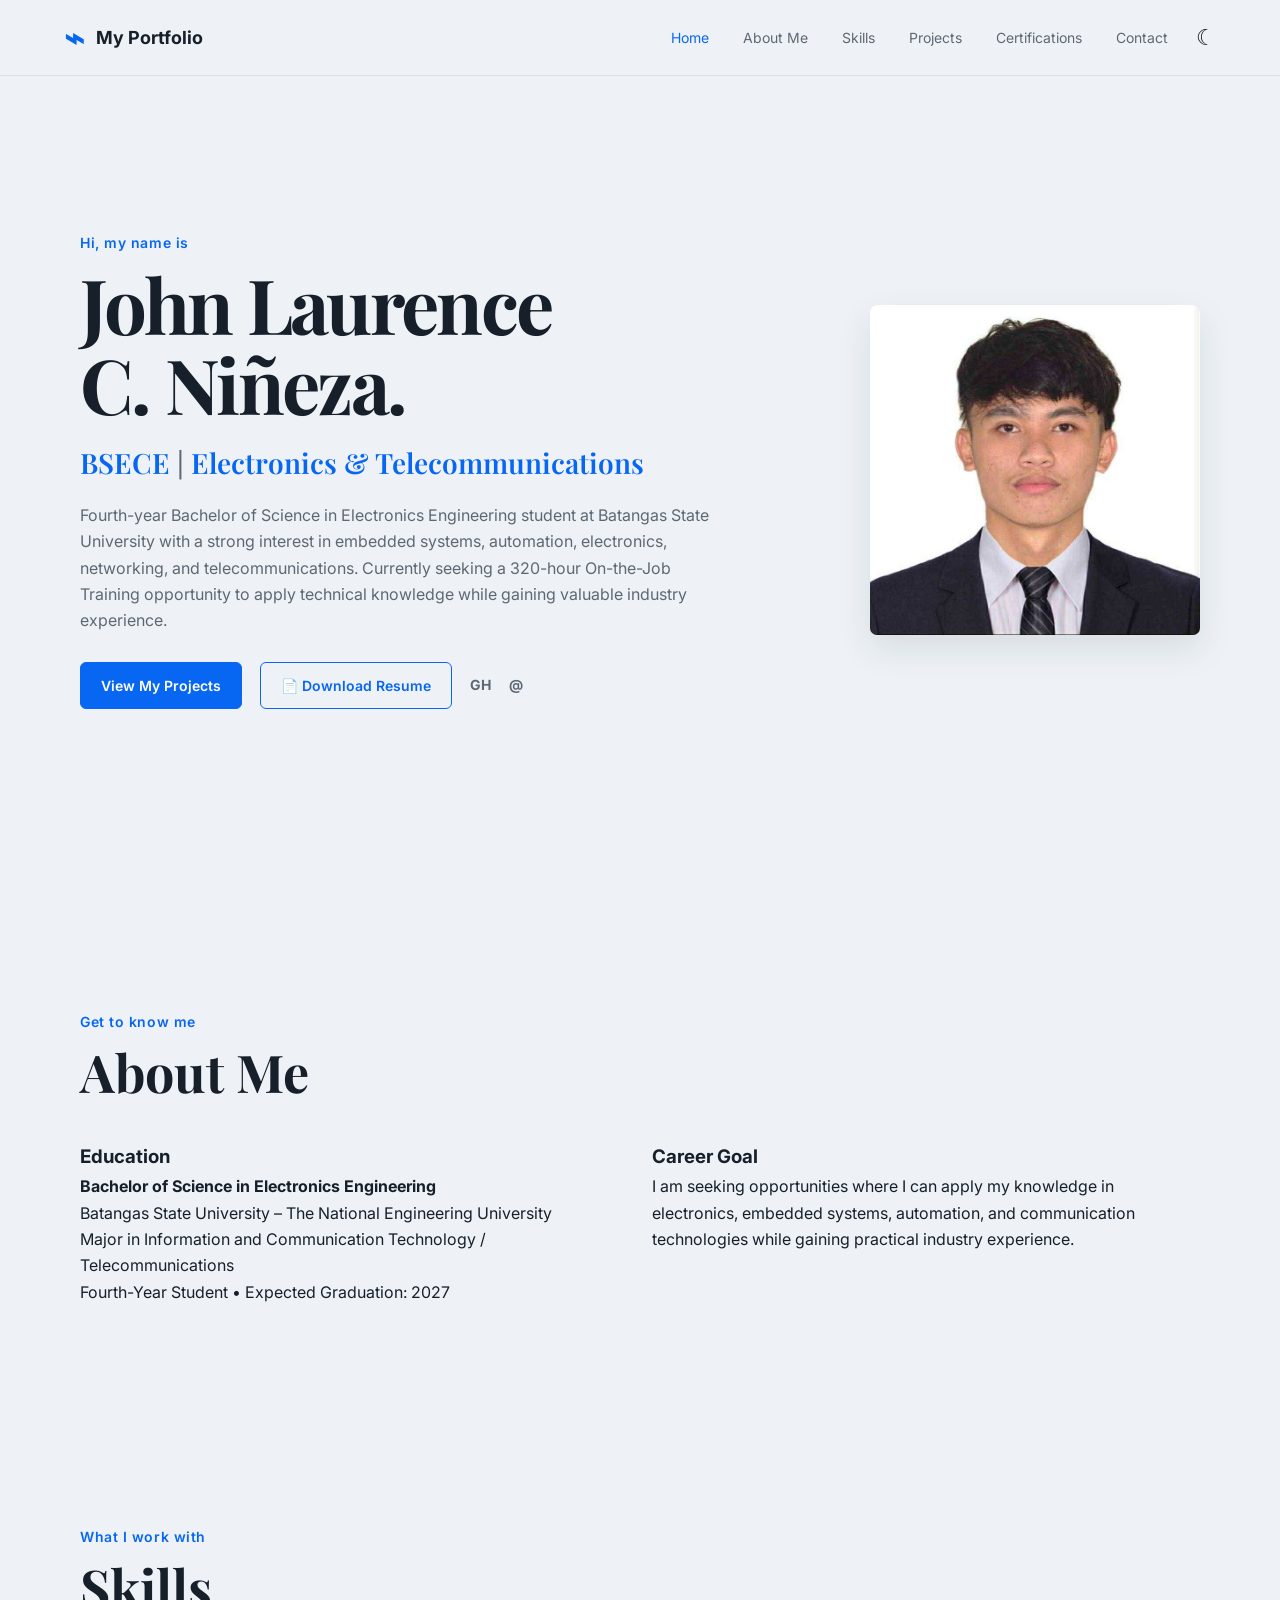
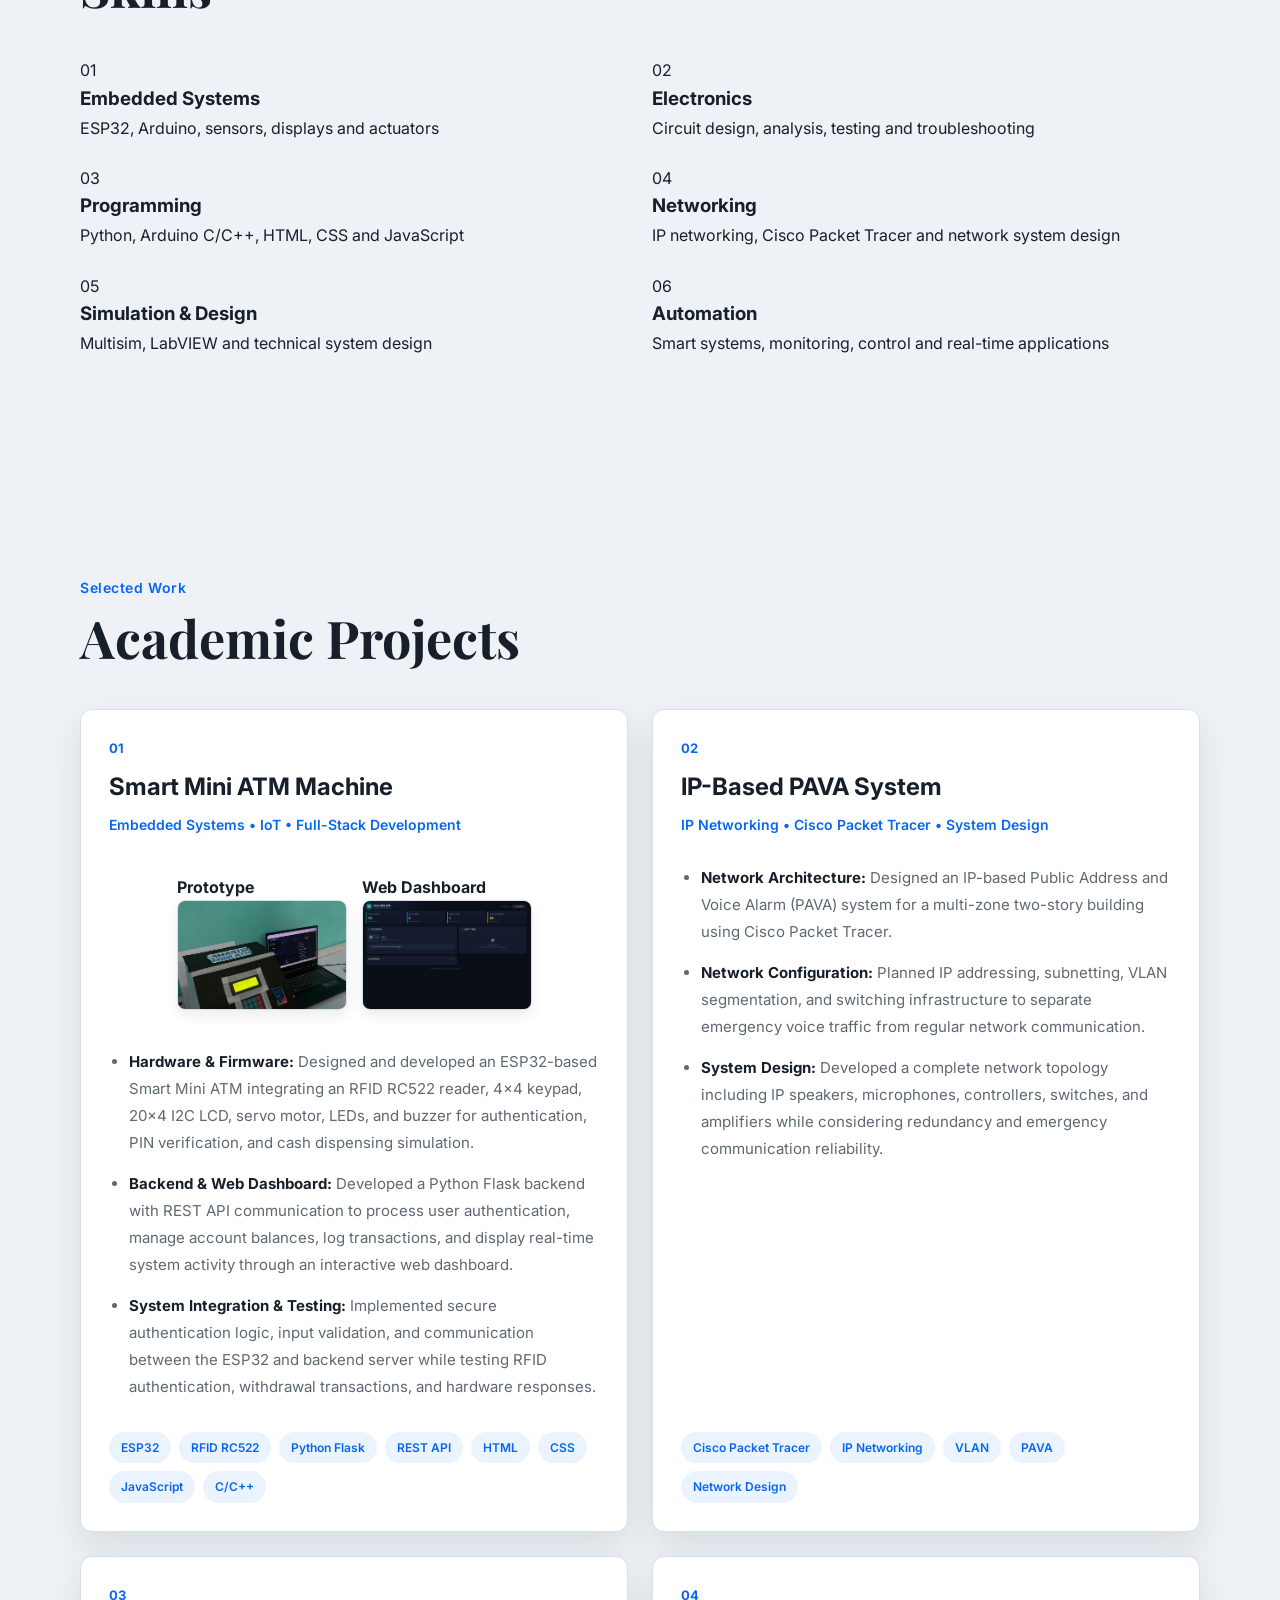
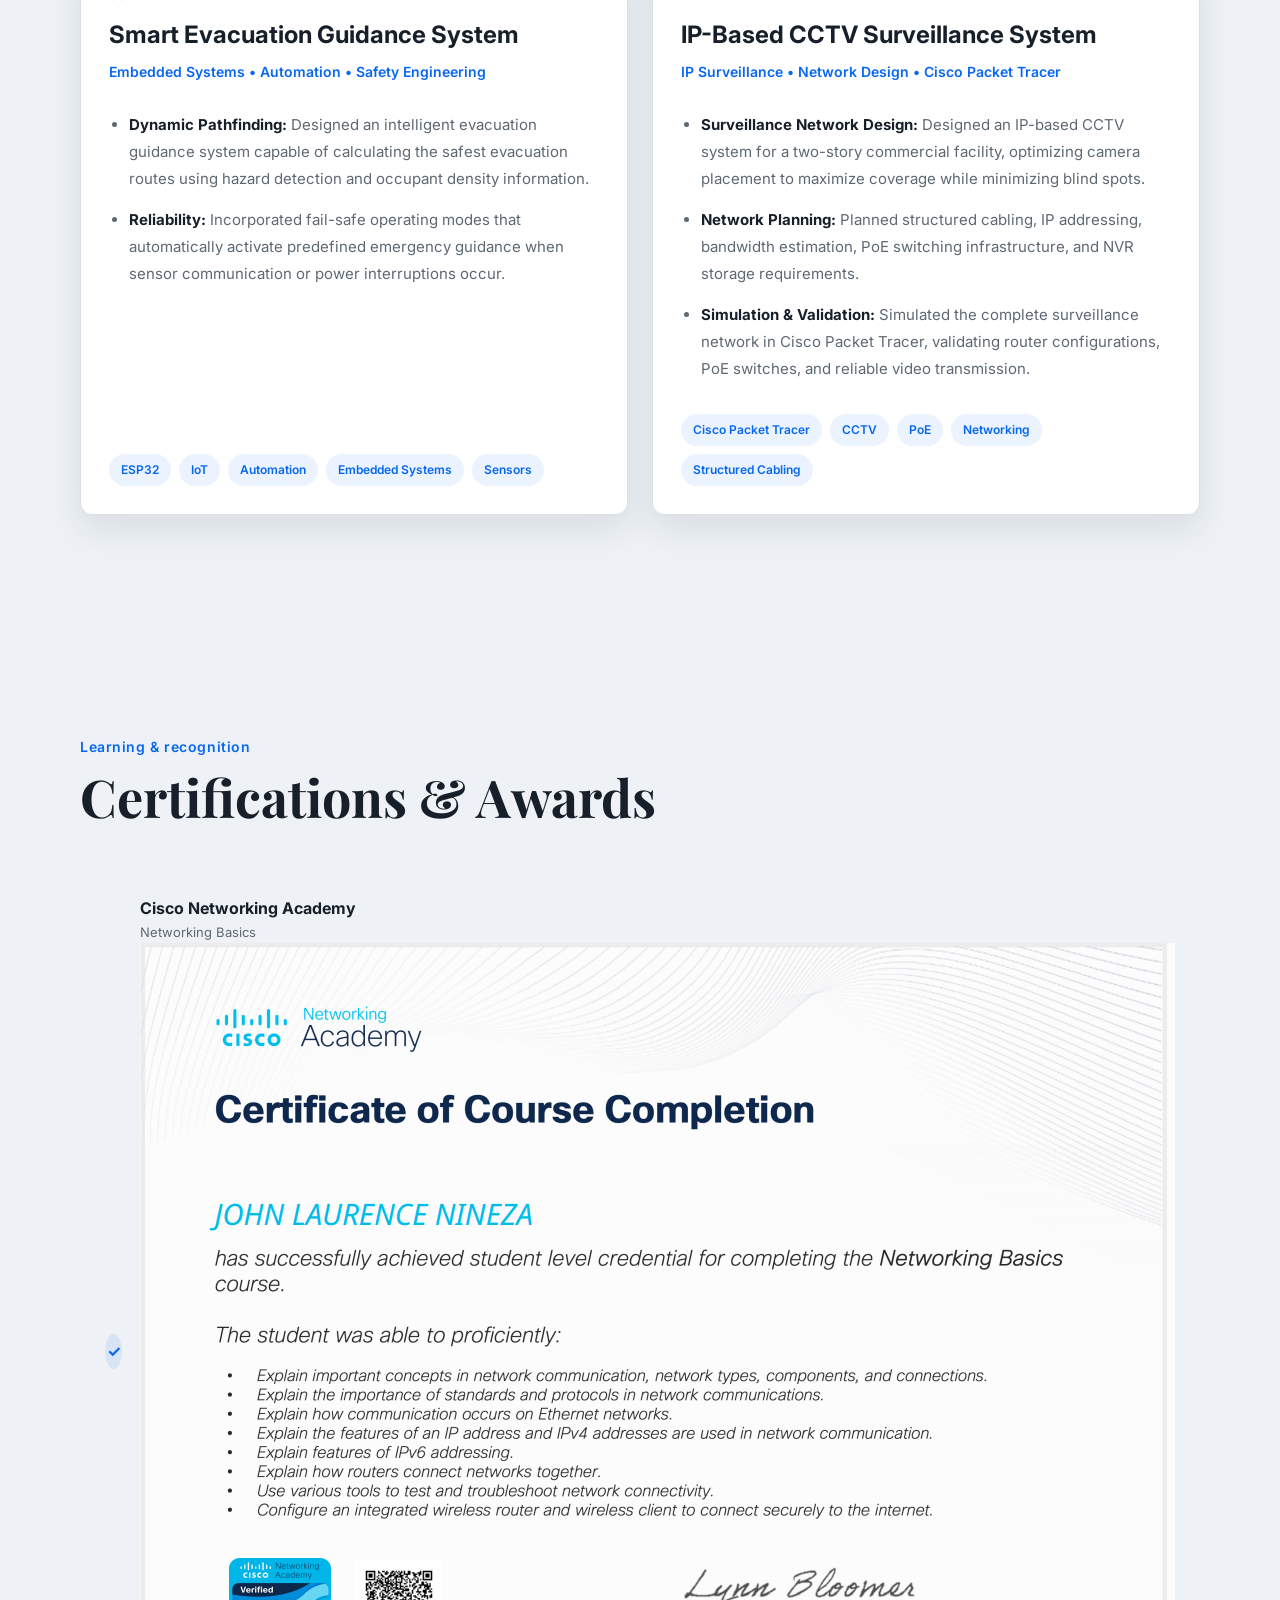
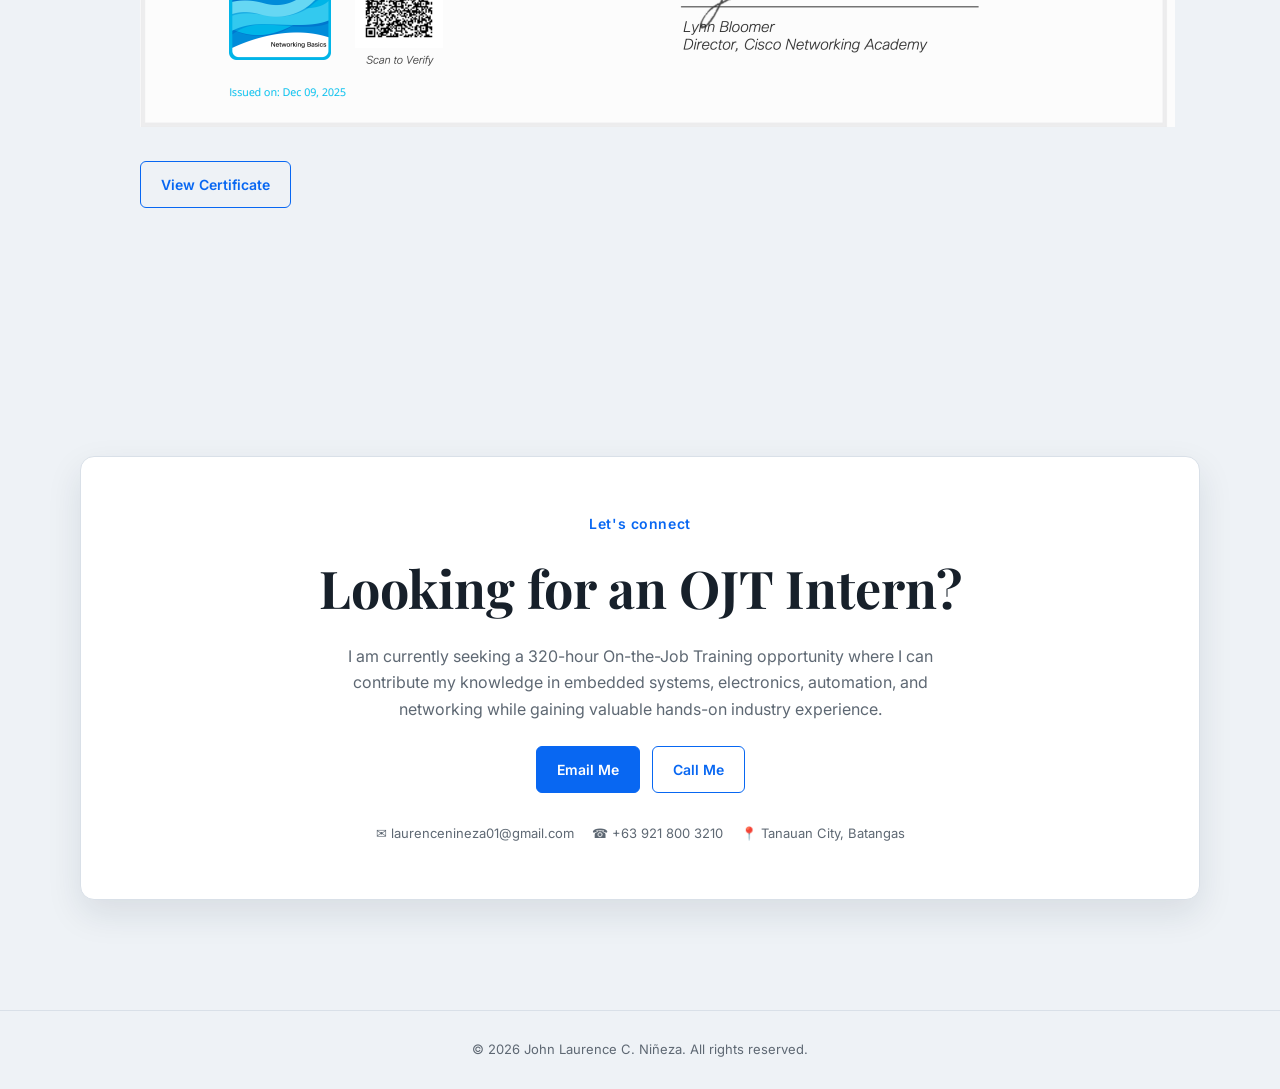
<file: index.html>
<!DOCTYPE html>
<html lang="en">
<head>
  <meta charset="UTF-8">
  <meta name="viewport" content="width=device-width, initial-scale=1.0">
  <meta name="description" content="John Laurence C. Niñeza - Electronics Engineering Portfolio">
  <title>John Laurence C. Niñeza | Electronics Engineering Portfolio</title>
  <link rel="stylesheet" href="style.css">
  <script src="script.js" defer></script>
</head>
<body>
  <header class="navbar" id="navbar">
    <a href="#home" class="brand">
      <span class="brand-icon">⌁</span>
      <span>My Portfolio</span>
    </a>

    <button class="menu-toggle" aria-label="Open navigation">☰</button>

    <nav>
      <a href="#home">Home</a>
      <a href="#about">About Me</a>
      <a href="#skills">Skills</a>
      <a href="#projects">Projects</a>
      <a href="#certifications">Certifications</a>
      <a href="#contact">Contact</a>
    </nav>

    <button class="theme-toggle" id="themeToggle" aria-label="Toggle dark mode">☾</button>
  </header>

  <main>
    <section class="hero section" id="home">
      <div class="hero-text reveal">
        <p class="eyebrow">Hi, my name is</p>
        <h1>John Laurence<br>C. Niñeza.</h1>
        <h2>BSECE <span>|</span> Electronics & Telecommunications</h2>
        <p class="hero-description">
Fourth-year Bachelor of Science in Electronics Engineering student at Batangas State University with a strong interest in embedded systems, automation, electronics, networking, and telecommunications. Currently seeking a 320-hour On-the-Job Training opportunity to apply technical knowledge while gaining valuable industry experience.
</p>

        <div class="hero-actions">

    <a class="btn primary" href="#projects">
        View My Projects
    </a>

    <a class="btn secondary"
       href="Resume_Niñeza.pdf"
       download>

        📄 Download Resume

    </a>

    <a class="icon-link"
       href="https://github.com/laumonade"
       target="_blank">

        GH

    </a>

    <a class="icon-link"
       href="mailto:laurencenineza01@gmail.com">

        @

    </a>

</div>
      </div>

      <div class="hero-image reveal">
        <img src="lau.jpg" alt="John Laurence C. Niñeza">
      </div>
    </section>

    <section class="section about" id="about">
      <div class="section-heading reveal">
        <p class="eyebrow">Get to know me</p>
        <h2>About Me</h2>
      </div>

      <div class="about-grid">
        <div class="about-card reveal">
          <h3>Education</h3>
          <p><strong>Bachelor of Science in Electronics Engineering</strong></p>
          <p>Batangas State University – The National Engineering University</p>
          <p class="muted">Major in Information and Communication Technology / Telecommunications</p>
          <p class="muted">
Fourth-Year Student • Expected Graduation: 2027
</p>
        </div>

        <div class="about-card reveal">
          <h3>Career Goal</h3>
          <p>
            I am seeking opportunities where I can apply my knowledge in
            electronics, embedded systems, automation, and communication
            technologies while gaining practical industry experience.
          </p>
        </div>
      </div>
    </section>

    <section class="section" id="skills">
      <div class="section-heading reveal">
        <p class="eyebrow">What I work with</p>
        <h2>Skills</h2>
      </div>

      <div class="skills-grid">
        <div class="skill-card reveal"><span>01</span><h3>Embedded Systems</h3><p>ESP32, Arduino, sensors, displays and actuators</p></div>
        <div class="skill-card reveal"><span>02</span><h3>Electronics</h3><p>Circuit design, analysis, testing and troubleshooting</p></div>
        <div class="skill-card reveal"><span>03</span><h3>Programming</h3><p>Python, Arduino C/C++, HTML, CSS and JavaScript</p></div>
        <div class="skill-card reveal"><span>04</span><h3>Networking</h3><p>IP networking, Cisco Packet Tracer and network system design</p></div>
        <div class="skill-card reveal"><span>05</span><h3>Simulation & Design</h3><p>Multisim, LabVIEW and technical system design</p></div>
        <div class="skill-card reveal"><span>06</span><h3>Automation</h3><p>Smart systems, monitoring, control and real-time applications</p></div>
      </div>
    </section>

    <section class="section projects" id="projects">

    <div class="section-heading reveal">
        <p class="eyebrow">Selected Work</p>
        <h2>Academic Projects</h2>
    </div>

    <div class="project-grid">

        <!-- ================= SMART MINI ATM ================= -->

        
       <article class="project-card featured-project reveal">

            <div class="project-number">01</div>

            <h3>Smart Mini ATM Machine</h3>

<div class="project-meta">
    Embedded Systems • IoT • Full-Stack Development
</div>

<div class="project-images">
    <div>
        <h4>Prototype</h4>
        <img src="atm-prototype.jpg"
             alt="ATM Prototype"
             class="clickable-image">
    </div>

    <div>
        <h4>Web Dashboard</h4>
        <img src="atm-dashboard.png"
             alt="ATM Dashboard"
             class="clickable-image">
    </div>
</div>

            <ul class="project-list">

                <li>
                    <strong>Hardware & Firmware:</strong> Designed and developed an ESP32-based Smart Mini ATM integrating an RFID RC522 reader, 4×4 keypad, 20×4 I2C LCD, servo motor, LEDs, and buzzer for authentication, PIN verification, and cash dispensing simulation.
                </li>

                <li>
                    <strong>Backend & Web Dashboard:</strong> Developed a Python Flask backend with REST API communication to process user authentication, manage account balances, log transactions, and display real-time system activity through an interactive web dashboard.
                </li>

                <li>
                    <strong>System Integration & Testing:</strong> Implemented secure authentication logic, input validation, and communication between the ESP32 and backend server while testing RFID authentication, withdrawal transactions, and hardware responses.
                </li>

            </ul>

            <div class="tags">

                <span>ESP32</span>

                <span>RFID RC522</span>

                <span>Python Flask</span>

                <span>REST API</span>

                <span>HTML</span>

                <span>CSS</span>

                <span>JavaScript</span>

                <span>C/C++</span>

            </div>

        </article>

        <!-- ================= PAVA ================= -->

     <article class="project-card reveal">

          <div class="project-number">02</div>

            <h3>IP-Based PAVA System</h3>

            <div class="project-meta">
IP Networking • Cisco Packet Tracer • System Design
</div>

            <ul class="project-list">

                <li>
                    <strong>Network Architecture:</strong> Designed an IP-based Public Address and Voice Alarm (PAVA) system for a multi-zone two-story building using Cisco Packet Tracer.
                </li>

                <li>
                    <strong>Network Configuration:</strong> Planned IP addressing, subnetting, VLAN segmentation, and switching infrastructure to separate emergency voice traffic from regular network communication.
                </li>

                <li>
                    <strong>System Design:</strong> Developed a complete network topology including IP speakers, microphones, controllers, switches, and amplifiers while considering redundancy and emergency communication reliability.
                </li>

            </ul>

            <div class="tags">

                <span>Cisco Packet Tracer</span>

                <span>IP Networking</span>

                <span>VLAN</span>

                <span>PAVA</span>

                <span>Network Design</span>

            </div>

        </article>

        <!-- ================= EVACUATION ================= -->

      <article class="project-card reveal">

         <div class="project-number">03</div>


            <h3>Smart Evacuation Guidance System</h3>

            <div class="project-meta">
Embedded Systems • Automation • Safety Engineering
</div>

            <ul class="project-list">

                <li>
                    <strong>Dynamic Pathfinding:</strong> Designed an intelligent evacuation guidance system capable of calculating the safest evacuation routes using hazard detection and occupant density information.
                </li>

                <li>
                    <strong>Reliability:</strong> Incorporated fail-safe operating modes that automatically activate predefined emergency guidance when sensor communication or power interruptions occur.
                </li>

            </ul>

            <div class="tags">

                <span>ESP32</span>

                <span>IoT</span>

                <span>Automation</span>

                <span>Embedded Systems</span>

                <span>Sensors</span>

            </div>

        </article>

        <!-- ================= CCTV ================= -->

      <article class="project-card reveal">

         <div class="project-number">04</div>


            <h3>IP-Based CCTV Surveillance System</h3>

            <div class="project-meta">
IP Surveillance • Network Design • Cisco Packet Tracer
</div>

            <ul class="project-list">

                <li>
                    <strong>Surveillance Network Design:</strong> Designed an IP-based CCTV system for a two-story commercial facility, optimizing camera placement to maximize coverage while minimizing blind spots.
                </li>

                <li>
                    <strong>Network Planning:</strong> Planned structured cabling, IP addressing, bandwidth estimation, PoE switching infrastructure, and NVR storage requirements.
                </li>

                <li>
                    <strong>Simulation & Validation:</strong> Simulated the complete surveillance network in Cisco Packet Tracer, validating router configurations, PoE switches, and reliable video transmission.
                </li>

            </ul>

            <div class="tags">

                <span>Cisco Packet Tracer</span>

                <span>CCTV</span>

                <span>PoE</span>

                <span>Networking</span>

                <span>Structured Cabling</span>

            </div>

        </article>

    </div>

</section>

    <section class="section" id="certifications">
      <div class="section-heading reveal">
        <p class="eyebrow">Learning & recognition</p>
        <h2>Certifications & Awards</h2>
      </div>

      <div class="cert-list reveal">
        <div class="cert-item">

<span>✓</span>

<div>

<h3>Cisco Networking Academy</h3>

<p>Networking Basics</p>

<a href="netbasic.png" target="_blank">

<img src="netbasic.png"
class="cert-image"
alt="Cisco Certificate">

</a>

<br><br>

<a href="netbasic.png"
target="_blank"
class="btn secondary">

View Certificate

</a>

</div>

</div>
      </div>
    </section>

    <section class="section contact" id="contact">
      <div class="contact-box reveal">
        <p class="eyebrow">Let's connect</p>
        <h2>Looking for an OJT Intern?</h2>
        <p>
I am currently seeking a 320-hour On-the-Job Training opportunity where I can contribute my knowledge in embedded systems, electronics, automation, and networking while gaining valuable hands-on industry experience.
</p>

        <div class="contact-actions">
          <a class="btn primary" href="mailto:laurencenineza01@gmail.com">Email Me</a>
          <a class="btn secondary" href="tel:+639218003210">Call Me</a>
        </div>

        <div class="contact-details">
          <span>✉ laurencenineza01@gmail.com</span>
          <span>☎ +63 921 800 3210</span>
          <span>📍 Tanauan City, Batangas</span>
        </div>
      </div>
    </section>
  </main>

  <footer>
    <p>© <span id="year"></span> John Laurence C. Niñeza. All rights reserved.</p>
  </footer>
  <!-- Image Modal -->
<div id="imageModal" class="modal">
    <span class="close">&times;</span>

    <img class="modal-content" id="modalImg">

    <div id="caption"></div>
</div>
</body>
</html>
</file>
<file: style.css>
@import url('https://fonts.googleapis.com/css2?family=Inter:wght@400;500;600;700&family=Playfair+Display:wght@600;700&display=swap');

:root {
  --bg: #eef2f6;
  --surface: #ffffff;
  --text: #17202a;
  --muted: #5e6873;
  --primary: #0867f2;
  --primary-dark: #064fc0;
  --line: #d9e0e8;
  --shadow: 0 14px 35px rgba(19, 38, 63, .10);
  --nav: rgba(238, 242, 246, .92);
}

* { box-sizing: border-box; margin: 0; padding: 0; }

html { scroll-behavior: smooth; }

body {
  font-family: Inter, Arial, sans-serif;
  background: var(--bg);
  color: var(--text);
  line-height: 1.65;
  transition: background .3s, color .3s;
}

a { color: inherit; text-decoration: none; }

.navbar {
  position: fixed;
  z-index: 1000;
  top: 0;
  width: 100%;
  height: 76px;
  display: flex;
  align-items: center;
  padding: 0 5%;
  gap: 28px;
  background: var(--nav);
  backdrop-filter: blur(14px);
  border-bottom: 1px solid var(--line);
}

.brand {
  display: flex;
  align-items: center;
  gap: 12px;
  margin-right: auto;
  font-weight: 700;
  font-size: 18px;
}

.brand-icon {
  color: var(--primary);
  font-size: 34px;
  line-height: 1;
}

nav { display: flex; gap: 34px; }

nav a {
  font-size: 14px;
  color: var(--muted);
  transition: color .2s;
}

nav a:hover, nav a.active { color: var(--primary); }

.theme-toggle, .menu-toggle {
  border: 0;
  background: transparent;
  cursor: pointer;
  font-size: 22px;
  color: var(--text);
}

.menu-toggle { display: none; }

.section {
  width: min(1120px, 90%);
  margin: auto;
  padding: 110px 0;
}

.hero {
  min-height: 100vh;
  padding-top: 150px;
  display: grid;
  grid-template-columns: 1.35fr .65fr;
  align-items: center;
  gap: 70px;
}

.eyebrow {
  color: var(--primary);
  font-size: 14px;
  font-weight: 600;
  letter-spacing: .04em;
  margin-bottom: 10px;
}

.hero h1 {
  font-family: "Playfair Display", Georgia, serif;
  font-size: clamp(48px, 6vw, 76px);
  line-height: 1.05;
  letter-spacing: -.035em;
  margin-bottom: 16px;
}

.hero h2 {
  color: var(--primary);
  font-family: "Playfair Display", Georgia, serif;
  font-size: clamp(20px, 2.4vw, 28px);
  font-weight: 600;
  margin-bottom: 16px;
}

.hero h2 span { color: var(--muted); }

.hero-description {
  max-width: 650px;
  color: var(--muted);
  font-size: 16px;
}

.hero-actions {
  display: flex;
  align-items: center;
  gap: 18px;
  margin-top: 28px;
}

.btn {
  display: inline-flex;
  align-items: center;
  justify-content: center;
  padding: 11px 20px;
  border-radius: 6px;
  border: 1px solid var(--primary);
  font-size: 14px;
  font-weight: 600;
  transition: transform .2s, background .2s, color .2s;
}

.btn:hover { transform: translateY(-2px); }

.btn.primary { background: var(--primary); color: white; }
.btn.primary:hover { background: var(--primary-dark); }

.btn.secondary { background: transparent; color: var(--primary); }

.icon-link {
  font-weight: 700;
  font-size: 14px;
  color: var(--muted);
  border-bottom: 2px solid transparent;
}

.icon-link:hover { color: var(--primary); border-color: var(--primary); }

.hero-image img {
  display: block;
  width: min(100%, 330px);
  aspect-ratio: 1 / 1;
  object-fit: cover;
  object-position: center top;
  margin-left: auto;
  border-radius: 7px;
  box-shadow: var(--shadow);
  background: #dce3ea;
}

.section-heading { margin-bottom: 42px; }
.section-heading h2 {
  font-family: "Playfair Display", Georgia, serif;
  font-size: clamp(36px, 5vw, 52px);
  line-height: 1.1;
}

.about-grid,
.skills-grid,
/* ================= PROJECTS ================= */

.project-grid{
    display:grid;
    grid-template-columns:repeat(2,1fr);
    gap:24px;
}

.project-card{
    background:var(--surface);
    border:1px solid var(--line);
    border-radius:12px;
    padding:28px;
    box-shadow:var(--shadow);
    display:flex;
    flex-direction:column;
    transition:.3s ease;
}

.project-card:hover{
    transform:translateY(-8px);
    box-shadow:0 18px 42px rgba(19,38,63,.15);
}

.project-number{
    color:var(--primary);
    font-size:13px;
    font-weight:700;
    margin-bottom:8px;
}

.project-card h3{
    font-size:24px;
    margin-bottom:6px;
}

.project-meta{
    color:var(--primary);
    font-size:14px;
    font-weight:600;
    margin-bottom:18px;
}

/* ---------- Project Images ---------- */

.project-images{
    display:flex;
    justify-content:center;
    gap:15px;
    flex-wrap:wrap;
    margin:20px 0;
}

.project-image{
    text-align:center;
}

.project-image h4{
    font-size:13px;
    color:var(--primary);
    margin-bottom:8px;
    font-weight:600;
}

.project-images img{
    width:170px;
    height:110px;
    object-fit:cover;
    border-radius:8px;
    border:1px solid var(--line);
    box-shadow:0 6px 14px rgba(0,0,0,.08);
    transition:.3s;
}

.project-images img:hover{
    transform:scale(1.05);
}

/* ---------- Bullet List ---------- */

.project-list{
    margin-top:10px;
    padding-left:20px;
    color:var(--muted);
    font-size:15px;
    line-height:1.8;
}

.project-list li{
    margin-bottom:14px;
}

.project-list strong{
    color:var(--text);
}

/* ---------- Technology Tags ---------- */

.tags{
    display:flex;
    flex-wrap:wrap;
    gap:8px;
    margin-top:auto;
    padding-top:18px;
}

.tags span{
    background:rgba(8,103,242,.08);
    color:var(--primary);
    padding:6px 12px;
    border-radius:20px;
    font-size:12px;
    font-weight:600;
}

.cert-list { padding: 5px 25px; }
.cert-item {
  display: flex;
  gap: 18px;
  align-items: center;
  padding: 23px 0;
  border-bottom: 1px solid var(--line);
}
.cert-item:last-child { border-bottom: 0; }
.cert-item > span {
  width: 35px;
  height: 35px;
  display: grid;
  place-items: center;
  border-radius: 50%;
  background: rgba(8, 103, 242, .1);
  color: var(--primary);
  font-weight: 700;
}
.cert-item h3 { font-size: 16px; }
.cert-item p { color: var(--muted); font-size: 13px; }

.contact-box {
  padding: 55px;
  text-align: center;
  border-radius: 14px;
  background: var(--surface);
  border: 1px solid var(--line);
  box-shadow: var(--shadow);
}
.contact-box h2 {
  font-family: "Playfair Display", Georgia, serif;
  font-size: clamp(36px, 5vw, 52px);
}
.contact-box > p:not(.eyebrow) {
  max-width: 650px;
  margin: 12px auto 24px;
  color: var(--muted);
}
.contact-actions { display: flex; justify-content: center; gap: 12px; }
.contact-details {
  display: flex;
  justify-content: center;
  flex-wrap: wrap;
  gap: 18px;
  margin-top: 30px;
  color: var(--muted);
  font-size: 13px;
}

footer {
  padding: 28px 5%;
  text-align: center;
  color: var(--muted);
  border-top: 1px solid var(--line);
  font-size: 13px;
}

.reveal {
  opacity: 0;
  transform: translateY(20px);
  transition: opacity .7s ease, transform .7s ease;
}
.reveal.visible { opacity: 1; transform: translateY(0); }

body.dark {
  --bg: #10151c;
  --surface: #171e27;
  --text: #edf3fa;
  --muted: #aab5c2;
  --line: #2b3542;
  --nav: rgba(16, 21, 28, .92);
  --shadow: 0 14px 35px rgba(0, 0, 0, .25);
}

@media (max-width: 850px) {
  nav {
    position: absolute;
    top: 76px;
    left: 0;
    width: 100%;
    padding: 20px 5%;
    flex-direction: column;
    gap: 15px;
    background: var(--surface);
    border-bottom: 1px solid var(--line);
    display: none;
  }

  nav.open { display: flex; }
  .menu-toggle { display: block; order: 2; }
  .theme-toggle { order: 3; }
  .hero {
    grid-template-columns: 1fr;
    text-align: center;
    gap: 35px;
  }
  .hero-description { margin: auto; }
  .hero-actions { justify-content: center; }
  .hero-image { order: -1; }
  .hero-image img { margin: auto; width: 230px; }
  .about-grid, .skills-grid, .project-grid { grid-template-columns: 1fr; }
}

@media (max-width: 500px) {
  .section { width: 88%; padding: 80px 0; }
  .navbar { padding: 0 6%; }
  .brand span:last-child { display: none; }
  .hero h1 { font-size: 45px; }
  .contact-box { padding: 35px 20px; }
  .contact-details { flex-direction: column; }
}
/* ================= IMAGE LIGHTBOX ================= */

.clickable-image{
    cursor:pointer;
    transition:.3s;
}

.clickable-image:hover{
    transform:scale(1.05);
}

.modal{
    display:none;
    position:fixed;
    z-index:9999;
    left:0;
    top:0;
    width:100%;
    height:100%;
    overflow:auto;
    background:rgba(0,0,0,.9);
    animation:fadeIn .3s;
}

.modal-content{
    display:block;
    margin:40px auto;
    max-width:90%;
    max-height:85vh;
    border-radius:12px;
    box-shadow:0 0 30px rgba(255,255,255,.15);
}

.close{
    position:absolute;
    top:20px;
    right:35px;
    color:#fff;
    font-size:42px;
    font-weight:bold;
    cursor:pointer;
}

.close:hover{
    color:#0d6efd;
}

#caption{
    color:#fff;
    text-align:center;
    margin-top:10px;
    font-size:18px;
}

@keyframes fadeIn{
    from{opacity:0;}
    to{opacity:1;}
}
</file>
